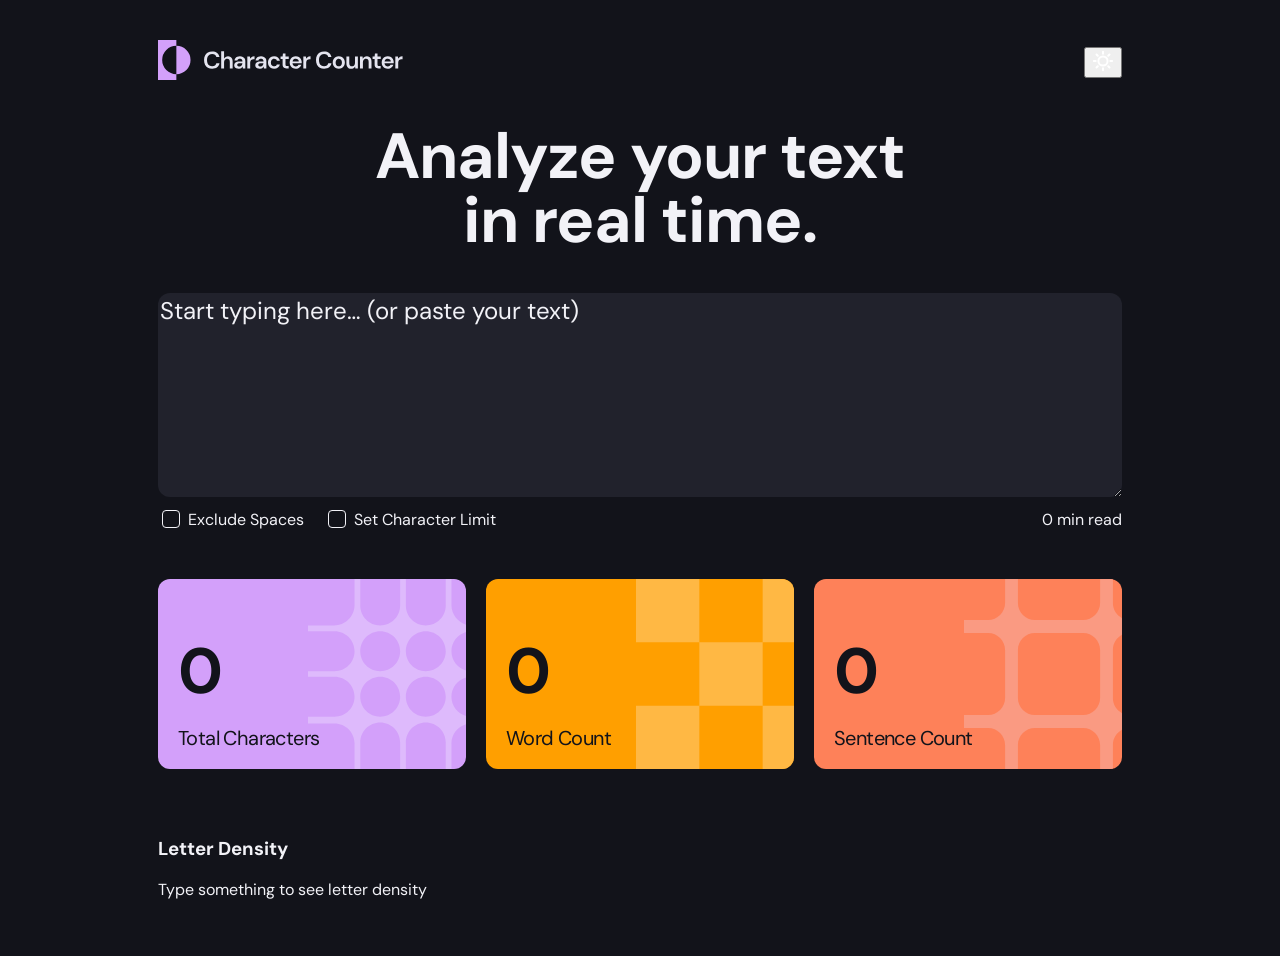
<file: character-counter/starter-code/index.html>
<!DOCTYPE html>
<html lang="en">
<head>
  <meta charset="UTF-8">
  <meta name="viewport" content="width=device-width, initial-scale=1.0">

  <link rel="icon" type="image/png" sizes="32x32" href="./assets/images/favicon-32x32.png">
  <link rel="stylesheet" href="./assets/css/style.css">
  
  <title>Frontend Mentor | Character counter</title>
</head>
<body>
  <div class="container">
    <div class="content-wrapper">
      <header class="header">
        <div class="logo"><img src="./assets/images/logo-dark-theme.svg" alt="Character Counter" class="logo-image" id="logo"></div>
        <button class="theme-toggle">
          <img src="./assets/images/icon-sun.svg" bordercolor="#000000" id="button" alt="sun">
        </button>
      </header>
    
      <main>
        <h2 class="title-container" id="title">Analyze your text in real time.</h2>
     
    
      <div class="text-input-container">
        <textarea id="text-input" placeholder="Start typing here… (or paste your text)"></textarea>
      </div>
    
      <div class="options" >
        <div class="checkboxes">
          <label class="checkbox-container">
            <input type="checkbox" id="exclude-spaces" class="checkmark">
            <span class="cheese">
              Exclude Spaces
            </span>
          </label>
    
          <label class="checkbox-container">
            <input type="checkbox" id="set-limit" class="checkmark">
            <span class="cheese">Set Character Limit</span>
          </label>
        </div>
          <div id="reading-time">
            Approx. reading time: <span>0</span> minutes
          </div>
      </div>
    
      <div class="stats-container">
        <div class="stat-card-purple">
          <img src="./assets/images/pattern-character-count.svg" alt="total-character-image">
          <div class="left-stat-card-purple">
            <h3 id="charCount">00</h3>
            <p>Total Characters</p>
        </div>
      </div>
    
        <div class="stat-card-orange">
          <img src="./assets/images/pattern-word-count.svg" alt="total-sentence-image">
          <div class="left-stat-card-orange"> 
            <h3 id="wordCount">00</h3>
            <p>Word Count</p>
          </div>
        </div>
        
        <div class="stat-card-red">
          <img src="./assets/images/pattern-sentence-count.svg" alt="total-word-count-image" >
          <div class="left-stat-card-red">
            <h3 id="sentenceCount">00</h3>
            <p>Sentence Count</p>
          </div>
        </div>    
      </div>
    
      <div class="letter-density-chart">
        <h3>Letter Density</h3>
        <p id="letter-density-message">No characters found. Start typing to see letter density</p>
        <div id="letter-density-bars"></div>
      </div>  
    </div>
  </div>

 




  <script src="./assets/js/index.js"></script>

</main>
</body>
</html>
</file>
<file: character-counter/starter-code/assets/css/style.css>
/* Import fonts */
@font-face {     
  font-family: 'DM Sans';
  src: url('../fonts/DM_Sans/static/DMSans-Regular.ttf') format('truetype');
  font-weight: 400;
}  

@font-face {
  font-family: 'DM Sans';
  src: url('../fonts/DM_Sans/static/DMSans-SemiBold.ttf') format('truetype');
  font-weight: 600;
}

@font-face {
  font-family: 'DM Sans';
  src: url('../fonts/DM_Sans/static/DMSans-Bold.ttf') format('truetype');
  font-weight: 700;
}

/* CSS Variables */ 
:root {
    --Neutral-900: #12131A;
    --Neutral-800: #21222C;
    --Neutral-700: #2A2B37;
    --Neutral-600: #404254;
    
    --Neutral-200: #E4E4EF;
    --Neutral-100: #F2F2F7;
    --Neutral-l0: #FFFFFF;

    --Purple-1: #D3A0FA;
    --Purple-2: #C27CF8;

    --Yellow: #FF9F00;

    --Orange1: #FE8159;
    --Orange2: #DA3701;
};


* {
    margin: 0;
    padding: 0;
    box-sizing: border-box;
}

body {
    background-color: var(--Neutral-900);
    color: var(--Neutral-100);
    display: flex;
    justify-content: center;
    font-family: 'DM sans', sans-serif;
}

.container {
    width: 100%;
    max-width: 1440px;
    padding: 32px 0;
    margin: 0 auto;
}

.content-wrapper {
    max-width: calc(100% - 300px); /* 225px on each side */
    width: 100%;
    margin: 0 auto;
    padding: 0;
}

.header {
    display: flex;
    justify-content: space-between;
    align-items: center;
    flex-direction: row;
    margin-bottom: 40px;
    width: 100%;
}



.title-container {
    font-size: 64px;
    font-family: 'DM Sans', sans-serif;
    color: var(--Neutral-100);
    font-weight: 700;
    line-height: 100%;
    letter-spacing: -1px;
    padding: 0;
    margin: 0 auto 40px;
    display: flex;
    justify-content: center;
    align-items: center;
    text-align: center;
    max-width: 60%;
}

.text-input-container {
    display: flex;
    padding: 0;
    justify-content: center;
    align-items: center;
    width: 100%;
    margin: 0 auto;
}

#text-input {
    width: 990px;
    height: 200px;
    background-color: var(--Neutral-800);
    border-radius: 12px;
    padding: 10 100px;
    margin-bottom: 10px;
    font-family: 'DM Sans', sans-serif;
    font-weight: 400;
    color: var(--Neutral-100);
    font-size: 24px;
    border-color: transparent;
    outline: none;
}

#text-input::placeholder {
    font-family: 'DM Sans', sans-serif;
    font-weight: 400;
    color: var(--Neutral-100);
    font-size: 24px;
}

.options {
    display: flex;
    flex-direction: row;
    justify-content: space-between;
    align-items: center;
    width: 100%;
    margin: 0 auto;
}

/* Style for checkboxes */
input[type="checkbox"] {
    appearance: none;
    -webkit-appearance: none;
    background-color: transparent;
    border: 1px solid var(--Neutral-100);
    border-radius: 4px;
    width: 18px;
    height: 18px;
    display: inline-block;
    position: relative;
    vertical-align: middle;
    cursor: pointer;
    margin-right: 8px;
}

input[type="checkbox"]:checked {
    background-color: var(--Purple-1);
    
}

input[type="checkbox"]:checked::after {
    content: "✓";
    font-size: 14px;
    position: absolute;
    top: 50%;
    left: 50%;
    transform: translate(-50%, -50%);
    color: var(--Neutral-900);
}

/* Add this to ensure checkboxes appear in a row */
.checkboxes {
    display: flex;
    flex-direction: row;
    align-items: center;
    gap: 20px; /* Space between checkboxes */
}

/* Style for the checkbox labels */
.checkbox-container {
    display: flex;
    align-items: center;
    margin-right: 0; /* Remove right margin since we're using gap */
    color: var(--Neutral-100);
    font-size: 16px;
}

.stats-container {
    display: flex;
    flex-direction: row;
    justify-content: center;
    gap: 20px;
    padding: 48px 0;
    width: 100%;
}

.stat-card-purple {
    display: flex;
    flex-direction: column;
    background-color: var(--Purple-1);
    justify-content: center;
    width: 319.33px;
    height: 150px;
    gap: 50px;
    border-radius: 12px;
    padding: 20px;
    align-items: flex-start;
    overflow: hidden;
    position: relative;
    align-items: flex-start;
}

.stat-card-orange {
    background-color: var(--Yellow);
    display: flex;
    flex-direction: column;
    justify-content: center;
    width: 319.33px;
    height: 150px;
    gap: 50px;
    border-radius: 12px;
    padding: 20px;
    align-items: flex-start;
    overflow: hidden;
    position: relative;
    align-items: flex-start;
}

.stat-card-red {
    background-color: var(--Orange1);
    display: flex;
    flex-direction: column;
    justify-content: center;
    width: 319.33px;
    height: 150px;
    gap: 50px;
    border-radius: 12px;
    padding: 20px;
    align-items: flex-start;
    overflow: hidden;
    position: relative;
    align-items: flex-start;
}

.left-stat-card-purple, .left-stat-card-orange, .left-stat-card-red {
    display: flex;
    flex-direction: column;
    justify-content: flex-start;
    align-items: flex-start;
    width: 100%;
    object-fit: contain;
   
}

.left-stat-card-purple h3, .left-stat-card-orange h3, .left-stat-card-red h3 {
   color: var(--Neutral-900); 
   font-family: 'DM sans', sans-serif;
   font-weight: 700;
   line-height: 100%;
   letter-spacing: -1px;
   font-size: 64px;
   margin-bottom: 0px;
}

.left-stat-card-purple p, .left-stat-card-orange p, .left-stat-card-red p {
    font-size: 20px;
    line-height: 140%;
    letter-spacing: -0.6px;
    font-weight: 400;
    color: var(--Neutral-900);
    max-width: 100%;
}

.stat-card-purple img, .stat-card-orange img, .stat-card-red img {
    position: absolute;
    overflow: hidden;
    left: 150px;
    height: 100%;
    z-index: 2;
}

@media screen and (max-width: 768px) {
    
    .container {
        width: 100%;
        max-width: 768px;
        padding: 16px 0;
        margin: 0 auto;
    }
    
    .content-wrapper {
        max-width: calc(100% - 64px); /* 32px on each side */
        width: 100%;
        margin: 0 auto;
        padding: 0;
    }
    
    .header {
        display: flex;
        justify-content: space-between;
        align-items: center;
        flex-direction: row;
        margin-bottom: 40px;
        width: 100%;
    }

    .title-container {
        max-width: 100%;
        flex-shrink: 0;
    }
 
    .stats-container {
        flex-wrap: nowrap;
        overflow-x: auto;
    }
    
}

@media screen and (max-width: 480px) {
  

    .title-container {
        max-width: 100%;
        flex-shrink: 0;
        font-size: 40px;
    }
    
    .options {
        display: flex;
        flex-direction: column;
        align-items: flex-start;
    }

    .checkboxes {
        display: flex;
        flex-direction: column;
        align-items: flex-start;
        gap: 10px;

    }

    .checkbox-container {
        width: 100%;
        max-width: 100%;
    }

    #reading-time {
        margin-top: 8px;
    }

    .stats-container {
        display: flex;
        flex-direction: column;
        align-items: flex-start;

    }
}
</file>
